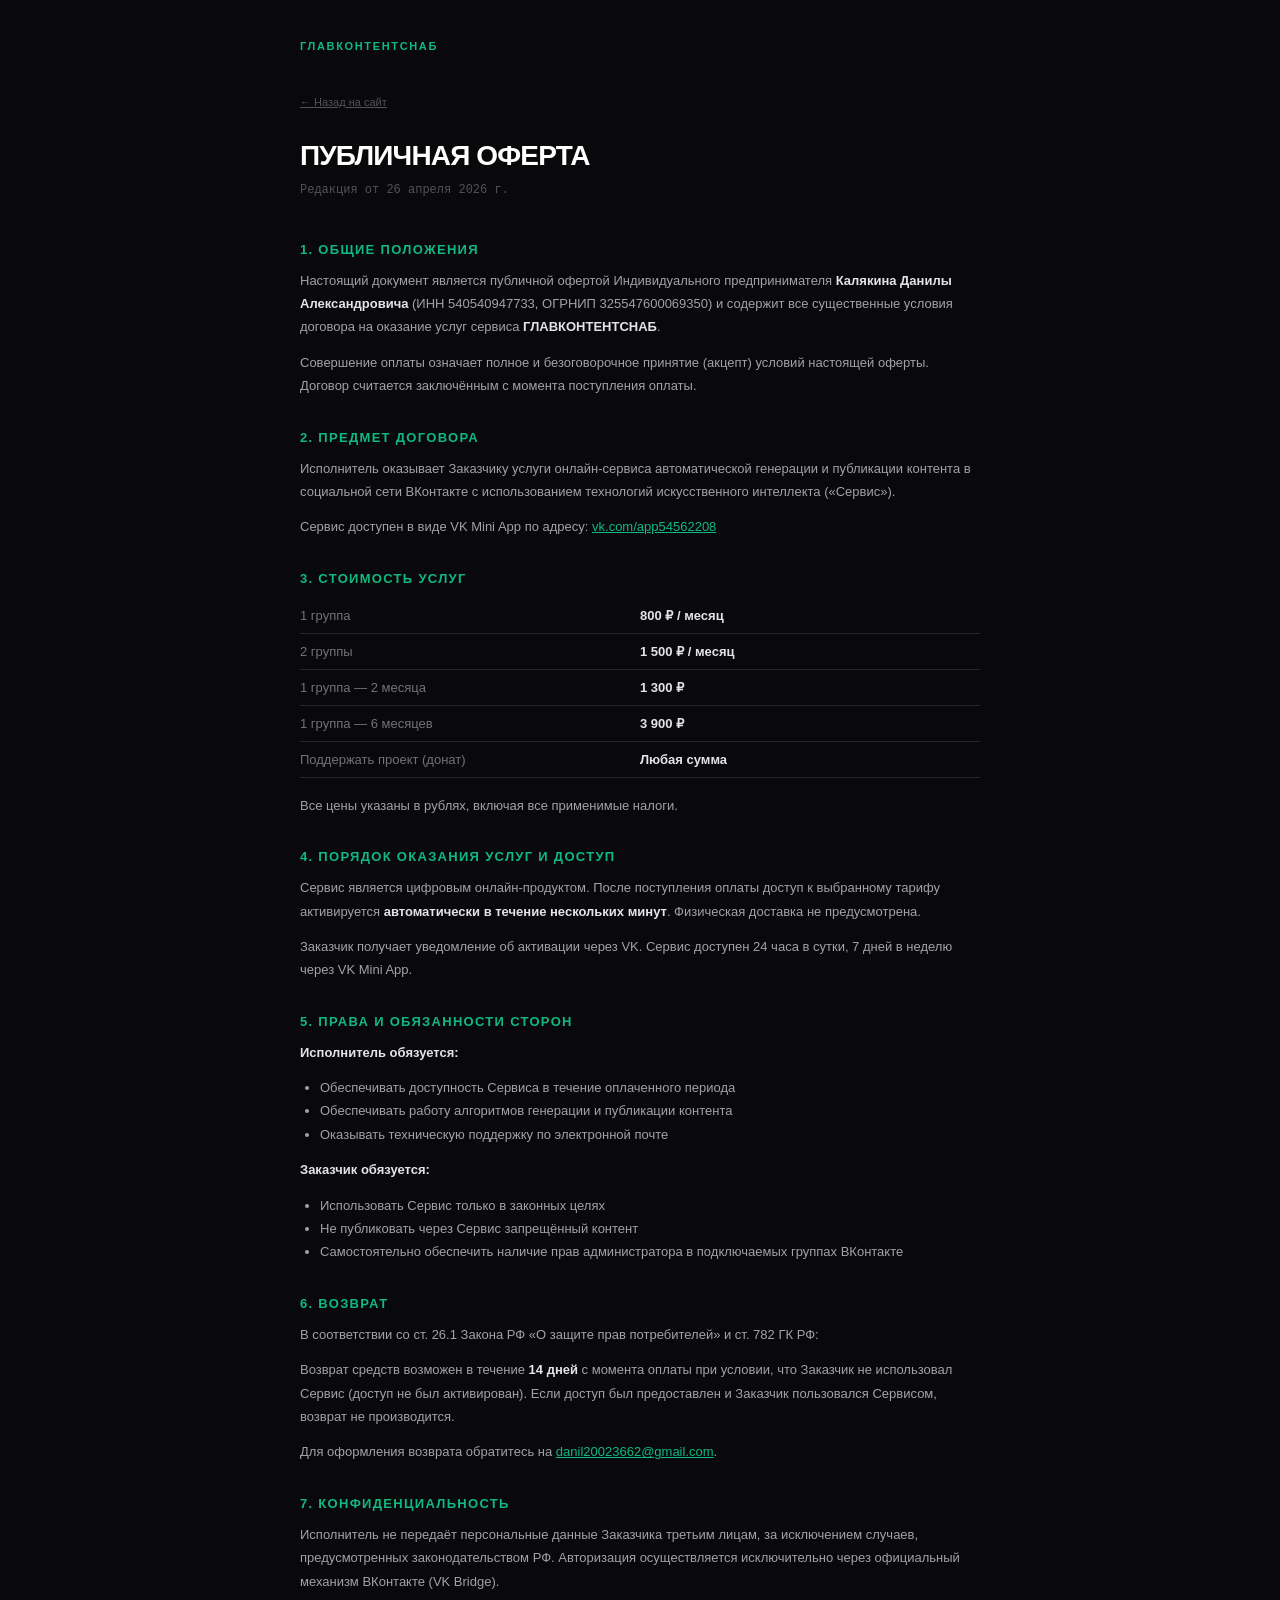
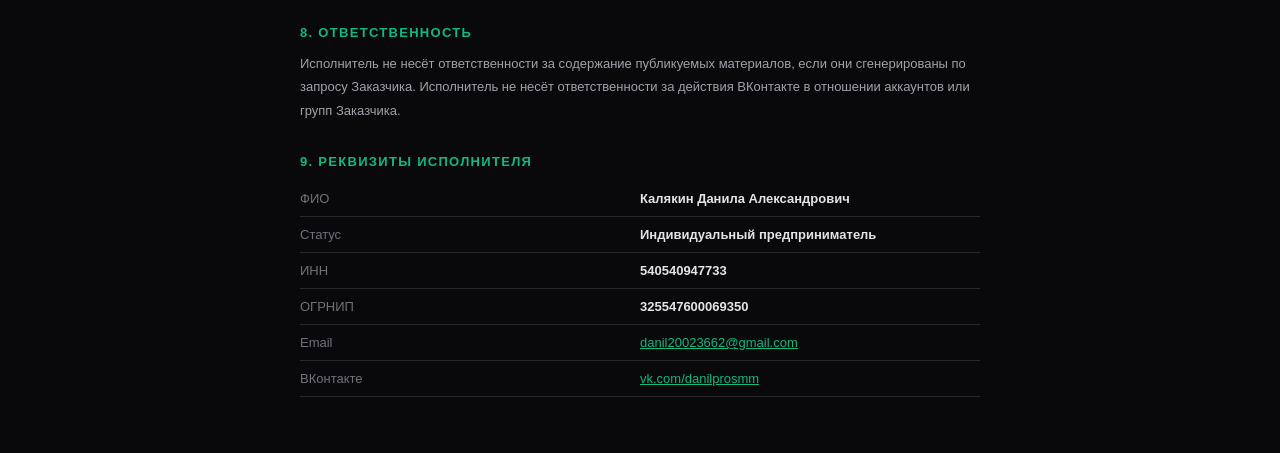
<file: oferta.html>
<!DOCTYPE html>
<html lang="ru">
<head>
  <meta charset="UTF-8" />
  <meta name="viewport" content="width=device-width, initial-scale=1.0" />
  <title>Публичная оферта — ГЛАВКОНТЕНТСНАБ</title>
  <style>
    *, *::before, *::after { box-sizing: border-box; margin: 0; padding: 0; }
    body { font-family: -apple-system, BlinkMacSystemFont, 'Segoe UI', sans-serif; background: #09090b; color: #e4e4e7; padding: 40px 20px; }
    .container { max-width: 680px; margin: 0 auto; }
    .logo { font-size: 11px; font-weight: 900; letter-spacing: 0.15em; text-transform: uppercase; color: #10b981; margin-bottom: 40px; }
    h1 { font-size: 28px; font-weight: 900; text-transform: uppercase; letter-spacing: -0.03em; color: #fff; margin-bottom: 8px; }
    .date { font-size: 12px; color: #52525b; font-family: monospace; margin-bottom: 40px; }
    h2 { font-size: 13px; font-weight: 700; color: #10b981; text-transform: uppercase; letter-spacing: 0.1em; margin: 32px 0 12px; }
    p { font-size: 13px; color: #a1a1aa; line-height: 1.8; margin-bottom: 12px; }
    ul { padding-left: 20px; margin-bottom: 12px; }
    li { font-size: 13px; color: #a1a1aa; line-height: 1.8; }
    strong { color: #e4e4e7; }
    a { color: #10b981; }
    .back { display: inline-block; font-size: 11px; color: #52525b; margin-bottom: 32px; }
    .back:hover { color: #10b981; }
    table { width: 100%; border-collapse: collapse; margin-bottom: 16px; }
    td { padding: 10px 0; border-bottom: 1px solid #27272a; font-size: 13px; color: #a1a1aa; vertical-align: top; }
    td:first-child { color: #71717a; width: 50%; padding-right: 16px; }
    td strong { color: #e4e4e7; }
  </style>
</head>
<body>
<div class="container">
  <div class="logo">ГЛАВКОНТЕНТСНАБ</div>
  <a class="back" href="site.html">← Назад на сайт</a>

  <h1>Публичная оферта</h1>
  <p class="date">Редакция от 26 апреля 2026 г.</p>

  <h2>1. Общие положения</h2>
  <p>Настоящий документ является публичной офертой Индивидуального предпринимателя <strong>Калякина Данилы Александровича</strong> (ИНН 540540947733, ОГРНИП 325547600069350) и содержит все существенные условия договора на оказание услуг сервиса <strong>ГЛАВКОНТЕНТСНАБ</strong>.</p>
  <p>Совершение оплаты означает полное и безоговорочное принятие (акцепт) условий настоящей оферты. Договор считается заключённым с момента поступления оплаты.</p>

  <h2>2. Предмет договора</h2>
  <p>Исполнитель оказывает Заказчику услуги онлайн-сервиса автоматической генерации и публикации контента в социальной сети ВКонтакте с использованием технологий искусственного интеллекта («Сервис»).</p>
  <p>Сервис доступен в виде VK Mini App по адресу: <a href="https://vk.com/app54562208">vk.com/app54562208</a></p>

  <h2>3. Стоимость услуг</h2>
  <table>
    <tr><td>1 группа</td><td><strong>800 ₽ / месяц</strong></td></tr>
    <tr><td>2 группы</td><td><strong>1 500 ₽ / месяц</strong></td></tr>
    <tr><td>1 группа — 2 месяца</td><td><strong>1 300 ₽</strong></td></tr>
    <tr><td>1 группа — 6 месяцев</td><td><strong>3 900 ₽</strong></td></tr>
    <tr><td>Поддержать проект (донат)</td><td><strong>Любая сумма</strong></td></tr>
  </table>
  <p>Все цены указаны в рублях, включая все применимые налоги.</p>

  <h2>4. Порядок оказания услуг и доступ</h2>
  <p>Сервис является цифровым онлайн-продуктом. После поступления оплаты доступ к выбранному тарифу активируется <strong>автоматически в течение нескольких минут</strong>. Физическая доставка не предусмотрена.</p>
  <p>Заказчик получает уведомление об активации через VK. Сервис доступен 24 часа в сутки, 7 дней в неделю через VK Mini App.</p>

  <h2>5. Права и обязанности сторон</h2>
  <p><strong>Исполнитель обязуется:</strong></p>
  <ul>
    <li>Обеспечивать доступность Сервиса в течение оплаченного периода</li>
    <li>Обеспечивать работу алгоритмов генерации и публикации контента</li>
    <li>Оказывать техническую поддержку по электронной почте</li>
  </ul>
  <p><strong>Заказчик обязуется:</strong></p>
  <ul>
    <li>Использовать Сервис только в законных целях</li>
    <li>Не публиковать через Сервис запрещённый контент</li>
    <li>Самостоятельно обеспечить наличие прав администратора в подключаемых группах ВКонтакте</li>
  </ul>

  <h2>6. Возврат</h2>
  <p>В соответствии со ст. 26.1 Закона РФ «О защите прав потребителей» и ст. 782 ГК РФ:</p>
  <p>Возврат средств возможен в течение <strong>14 дней</strong> с момента оплаты при условии, что Заказчик не использовал Сервис (доступ не был активирован). Если доступ был предоставлен и Заказчик пользовался Сервисом, возврат не производится.</p>
  <p>Для оформления возврата обратитесь на <a href="mailto:danil20023662@gmail.com">danil20023662@gmail.com</a>.</p>

  <h2>7. Конфиденциальность</h2>
  <p>Исполнитель не передаёт персональные данные Заказчика третьим лицам, за исключением случаев, предусмотренных законодательством РФ. Авторизация осуществляется исключительно через официальный механизм ВКонтакте (VK Bridge).</p>

  <h2>8. Ответственность</h2>
  <p>Исполнитель не несёт ответственности за содержание публикуемых материалов, если они сгенерированы по запросу Заказчика. Исполнитель не несёт ответственности за действия ВКонтакте в отношении аккаунтов или групп Заказчика.</p>

  <h2>9. Реквизиты исполнителя</h2>
  <table>
    <tr><td>ФИО</td><td><strong>Калякин Данила Александрович</strong></td></tr>
    <tr><td>Статус</td><td><strong>Индивидуальный предприниматель</strong></td></tr>
    <tr><td>ИНН</td><td><strong>540540947733</strong></td></tr>
    <tr><td>ОГРНИП</td><td><strong>325547600069350</strong></td></tr>
    <tr><td>Email</td><td><a href="mailto:danil20023662@gmail.com">danil20023662@gmail.com</a></td></tr>
    <tr><td>ВКонтакте</td><td><a href="https://vk.com/danilprosmm">vk.com/danilprosmm</a></td></tr>
  </table>
</div>
</body>
</html>
</file>
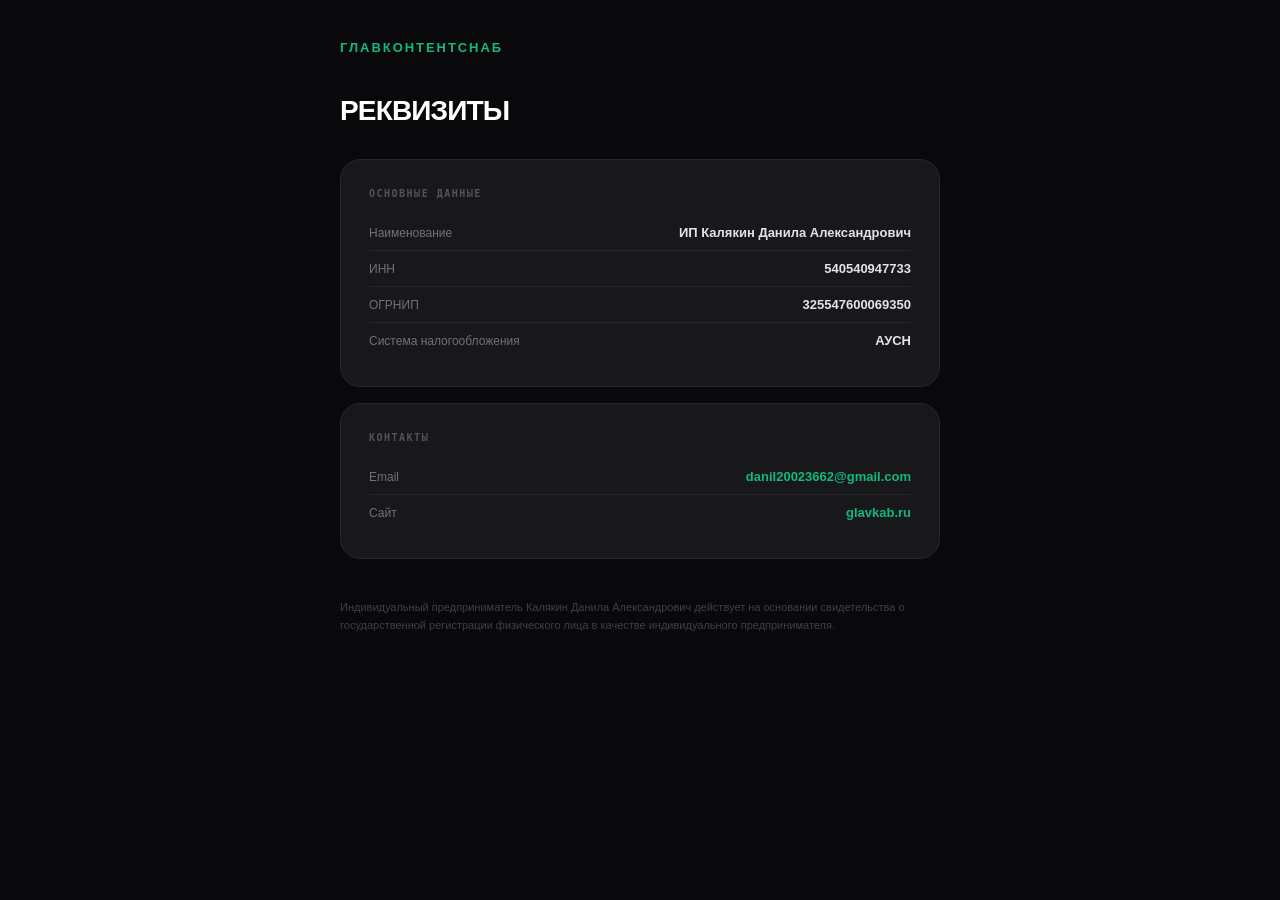
<file: rekvizity.html>
<!DOCTYPE html>
<html lang="ru">
<head>
  <meta charset="UTF-8" />
  <meta name="viewport" content="width=device-width, initial-scale=1.0" />
  <title>Реквизиты — ГЛАВКОНТЕНТСНАБ</title>
  <style>
    *, *::before, *::after { box-sizing: border-box; margin: 0; padding: 0; }
    body {
      font-family: -apple-system, BlinkMacSystemFont, 'Segoe UI', sans-serif;
      background: #09090b;
      color: #e4e4e7;
      min-height: 100vh;
      padding: 40px 20px;
    }
    .container { max-width: 600px; margin: 0 auto; }
    .logo {
      font-size: 13px;
      font-weight: 900;
      letter-spacing: 0.15em;
      text-transform: uppercase;
      color: #10b981;
      margin-bottom: 40px;
    }
    h1 {
      font-size: 28px;
      font-weight: 900;
      text-transform: uppercase;
      letter-spacing: -0.03em;
      margin-bottom: 32px;
      color: #fff;
    }
    .card {
      background: #18181b;
      border: 1px solid #27272a;
      border-radius: 20px;
      padding: 28px;
      margin-bottom: 16px;
    }
    .card h2 {
      font-size: 10px;
      font-weight: 700;
      text-transform: uppercase;
      letter-spacing: 0.15em;
      color: #52525b;
      margin-bottom: 16px;
      font-family: monospace;
    }
    .row {
      display: flex;
      justify-content: space-between;
      align-items: flex-start;
      gap: 16px;
      padding: 10px 0;
      border-bottom: 1px solid #27272a;
    }
    .row:last-child { border-bottom: none; }
    .row .label {
      font-size: 12px;
      color: #71717a;
      flex-shrink: 0;
      padding-top: 1px;
    }
    .row .value {
      font-size: 13px;
      color: #e4e4e7;
      font-weight: 600;
      text-align: right;
    }
    .footer {
      margin-top: 40px;
      font-size: 11px;
      color: #3f3f46;
      line-height: 1.6;
    }
    a { color: #10b981; text-decoration: none; }
  </style>
</head>
<body>
  <div class="container">
    <div class="logo">ГЛАВКОНТЕНТСНАБ</div>
    <h1>Реквизиты</h1>

    <div class="card">
      <h2>Основные данные</h2>
      <div class="row">
        <span class="label">Наименование</span>
        <span class="value">ИП Калякин Данила Александрович</span>
      </div>
      <div class="row">
        <span class="label">ИНН</span>
        <span class="value">540540947733</span>
      </div>
      <div class="row">
        <span class="label">ОГРНИП</span>
        <span class="value">325547600069350</span>
      </div>
      <div class="row">
        <span class="label">Система налогообложения</span>
        <span class="value">АУСН</span>
      </div>
    </div>

    <div class="card">
      <h2>Контакты</h2>
      <div class="row">
        <span class="label">Email</span>
        <span class="value"><a href="mailto:danil20023662@gmail.com">danil20023662@gmail.com</a></span>
      </div>
      <div class="row">
        <span class="label">Сайт</span>
        <span class="value"><a href="https://haward662.github.io/openclaw-vk/">glavkab.ru</a></span>
      </div>
    </div>

    <div class="footer">
      Индивидуальный предприниматель Калякин Данила Александрович действует на основании свидетельства о государственной регистрации физического лица в качестве индивидуального предпринимателя.
    </div>
  </div>
</body>
</html>
</file>
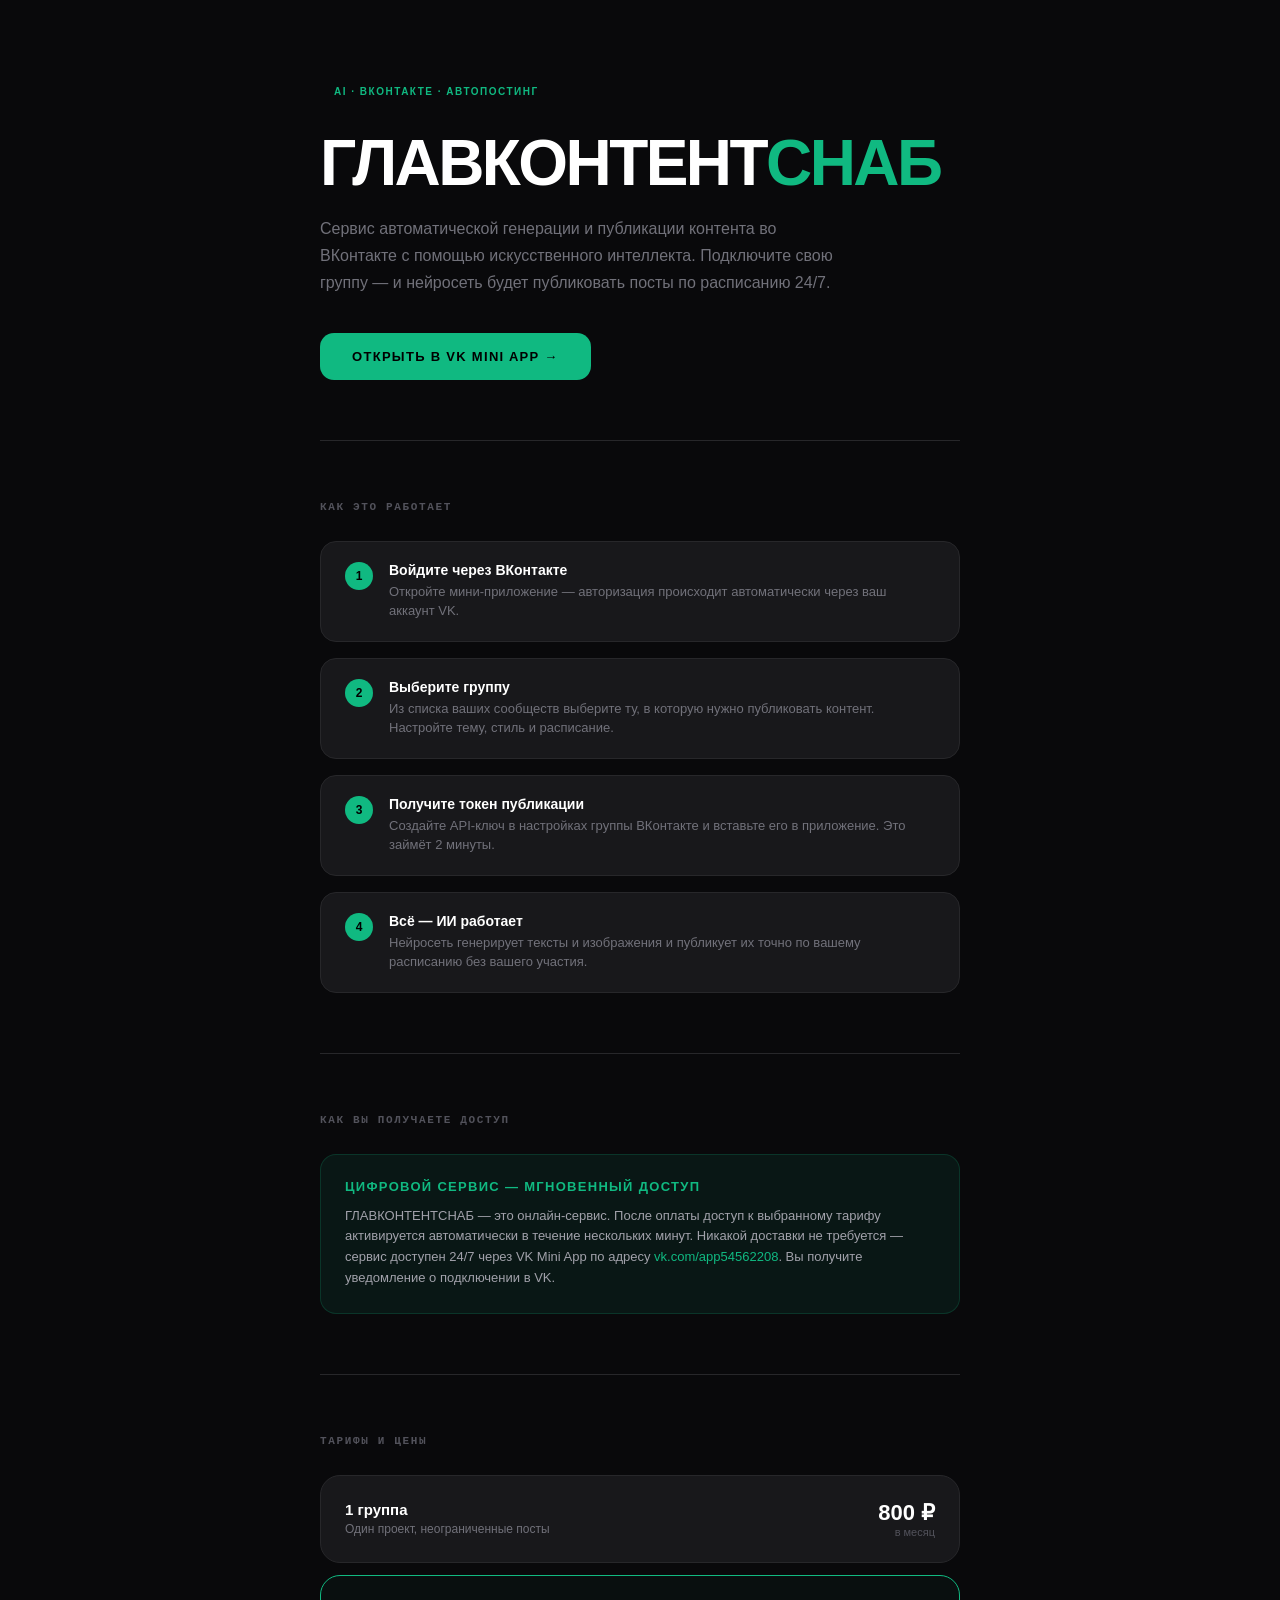
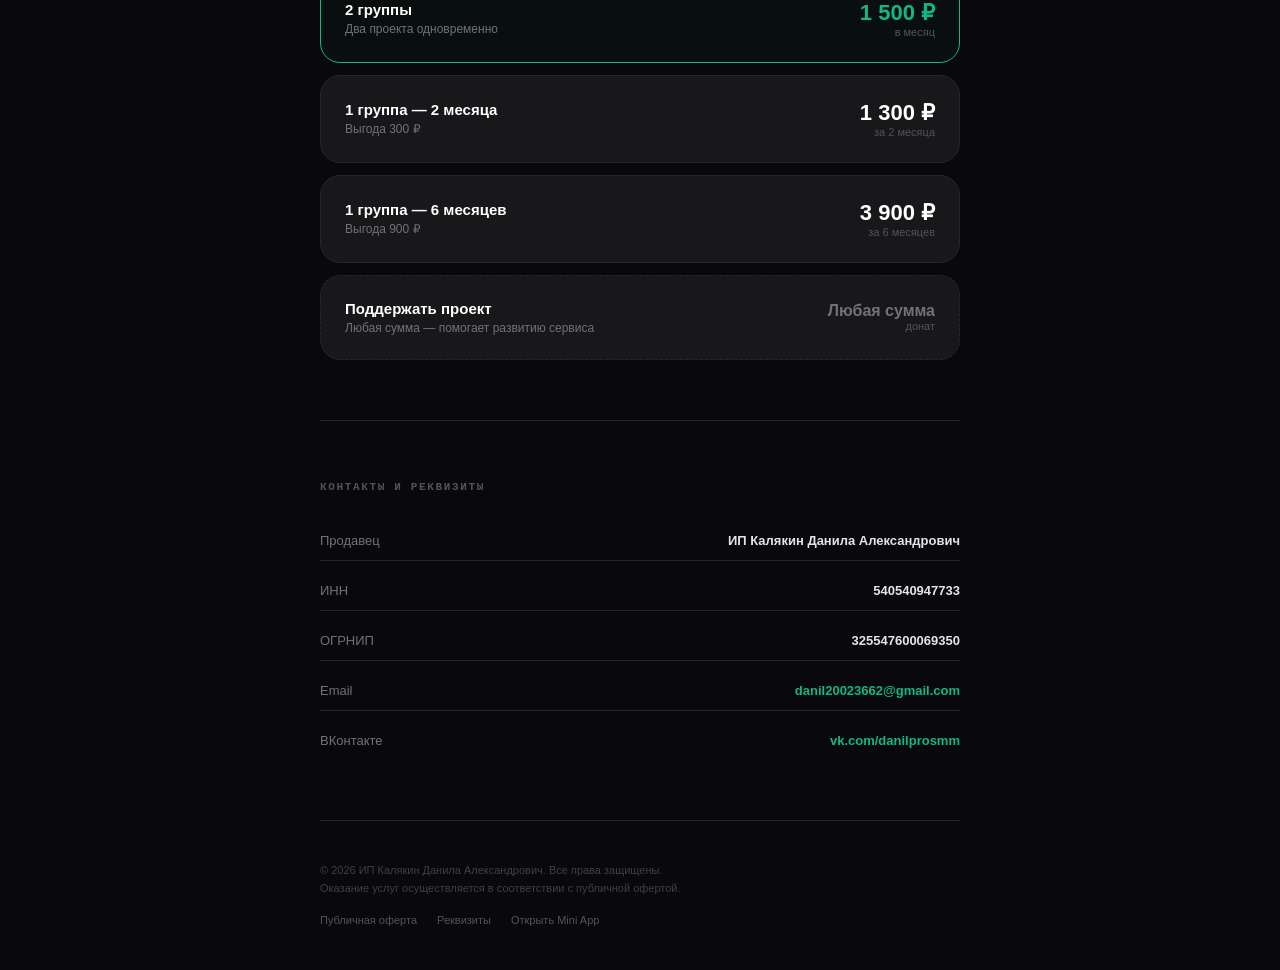
<file: site.html>
<!DOCTYPE html>
<html lang="ru">
<head>
  <meta charset="UTF-8" />
  <meta name="viewport" content="width=device-width, initial-scale=1.0" />
  <title>ГЛАВКОНТЕНТСНАБ — AI автопостинг ВКонтакте</title>
  <style>
    *, *::before, *::after { box-sizing: border-box; margin: 0; padding: 0; }
    body { font-family: -apple-system, BlinkMacSystemFont, 'Segoe UI', sans-serif; background: #09090b; color: #e4e4e7; }
    a { color: #10b981; text-decoration: none; }
    .container { max-width: 680px; margin: 0 auto; padding: 0 20px; }

    /* HERO */
    .hero { padding: 80px 0 60px; border-bottom: 1px solid #27272a; }
    .hero .badge { display: inline-block; background: #10b981/10; border: 1px solid #10b981/30; color: #10b981; font-size: 10px; font-weight: 700; letter-spacing: 0.15em; text-transform: uppercase; padding: 6px 14px; border-radius: 100px; margin-bottom: 28px; }
    .hero h1 { font-size: clamp(36px, 8vw, 64px); font-weight: 900; letter-spacing: -0.04em; text-transform: uppercase; line-height: 1; color: #fff; margin-bottom: 20px; }
    .hero h1 span { color: #10b981; }
    .hero p { font-size: 16px; color: #71717a; line-height: 1.7; max-width: 520px; margin-bottom: 36px; }
    .hero .cta { display: inline-flex; align-items: center; gap: 10px; background: #10b981; color: #000; font-weight: 900; font-size: 13px; text-transform: uppercase; letter-spacing: 0.1em; padding: 16px 32px; border-radius: 14px; }

    /* HOW */
    .section { padding: 60px 0; border-bottom: 1px solid #27272a; }
    .section h2 { font-size: 11px; font-weight: 700; text-transform: uppercase; letter-spacing: 0.15em; color: #52525b; font-family: monospace; margin-bottom: 28px; }
    .steps { display: grid; gap: 16px; }
    .step { background: #18181b; border: 1px solid #27272a; border-radius: 16px; padding: 20px 24px; display: flex; gap: 16px; align-items: flex-start; }
    .step .num { width: 28px; height: 28px; background: #10b981; color: #000; font-weight: 900; font-size: 12px; border-radius: 50%; display: flex; align-items: center; justify-content: center; flex-shrink: 0; }
    .step .text h3 { font-size: 14px; font-weight: 700; color: #fff; margin-bottom: 4px; }
    .step .text p { font-size: 13px; color: #71717a; line-height: 1.5; }

    /* DELIVERY */
    .delivery-box { background: #10b98115; border: 1px solid #10b98130; border-radius: 16px; padding: 24px; }
    .delivery-box h3 { font-size: 13px; font-weight: 700; color: #10b981; text-transform: uppercase; letter-spacing: 0.1em; margin-bottom: 12px; }
    .delivery-box p { font-size: 13px; color: #a1a1aa; line-height: 1.6; }

    /* PRICING */
    .plans { display: grid; gap: 12px; }
    .plan { background: #18181b; border: 1px solid #27272a; border-radius: 20px; padding: 24px; display: flex; justify-content: space-between; align-items: center; gap: 16px; }
    .plan.featured { border-color: #10b981; background: #10b98108; }
    .plan .info h3 { font-size: 15px; font-weight: 700; color: #fff; margin-bottom: 4px; }
    .plan .info p { font-size: 12px; color: #71717a; }
    .plan .price { text-align: right; flex-shrink: 0; }
    .plan .price .amount { font-size: 22px; font-weight: 900; color: #fff; }
    .plan .price .period { font-size: 11px; color: #52525b; }
    .plan.featured .price .amount { color: #10b981; }
    .plan.donate { border-style: dashed; }
    .plan.donate .price .amount { font-size: 16px; color: #71717a; }

    /* CONTACTS */
    .contacts { display: grid; gap: 10px; }
    .contact-row { display: flex; justify-content: space-between; padding: 12px 0; border-bottom: 1px solid #27272a; font-size: 13px; }
    .contact-row:last-child { border-bottom: none; }
    .contact-row .label { color: #71717a; }
    .contact-row .value { color: #e4e4e7; font-weight: 600; }

    /* FOOTER */
    footer { padding: 40px 0; }
    footer p { font-size: 11px; color: #3f3f46; line-height: 1.7; }
    .footer-links { display: flex; gap: 20px; margin-top: 16px; }
    .footer-links a { font-size: 11px; color: #52525b; }
    .footer-links a:hover { color: #10b981; }
  </style>
</head>
<body>
<div class="container">

  <!-- HERO -->
  <section class="hero">
    <div class="badge">AI · ВКонтакте · Автопостинг</div>
    <h1>ГЛАВКОНТЕНТ<span>СНАБ</span></h1>
    <p>Сервис автоматической генерации и публикации контента во ВКонтакте с помощью искусственного интеллекта. Подключите свою группу — и нейросеть будет публиковать посты по расписанию 24/7.</p>
    <a href="https://vk.com/app54562208" class="cta">Открыть в VK Mini App →</a>
  </section>

  <!-- КАК РАБОТАЕТ -->
  <section class="section">
    <h2>Как это работает</h2>
    <div class="steps">
      <div class="step">
        <div class="num">1</div>
        <div class="text">
          <h3>Войдите через ВКонтакте</h3>
          <p>Откройте мини-приложение — авторизация происходит автоматически через ваш аккаунт VK.</p>
        </div>
      </div>
      <div class="step">
        <div class="num">2</div>
        <div class="text">
          <h3>Выберите группу</h3>
          <p>Из списка ваших сообществ выберите ту, в которую нужно публиковать контент. Настройте тему, стиль и расписание.</p>
        </div>
      </div>
      <div class="step">
        <div class="num">3</div>
        <div class="text">
          <h3>Получите токен публикации</h3>
          <p>Создайте API-ключ в настройках группы ВКонтакте и вставьте его в приложение. Это займёт 2 минуты.</p>
        </div>
      </div>
      <div class="step">
        <div class="num">4</div>
        <div class="text">
          <h3>Всё — ИИ работает</h3>
          <p>Нейросеть генерирует тексты и изображения и публикует их точно по вашему расписанию без вашего участия.</p>
        </div>
      </div>
    </div>
  </section>

  <!-- ДОСТАВКА УСЛУГИ -->
  <section class="section">
    <h2>Как вы получаете доступ</h2>
    <div class="delivery-box">
      <h3>Цифровой сервис — мгновенный доступ</h3>
      <p>
        ГЛАВКОНТЕНТСНАБ — это онлайн-сервис. После оплаты доступ к выбранному тарифу активируется автоматически в течение нескольких минут. Никакой доставки не требуется — сервис доступен 24/7 через VK Mini App по адресу <a href="https://vk.com/app54562208">vk.com/app54562208</a>. Вы получите уведомление о подключении в VK.
      </p>
    </div>
  </section>

  <!-- ТАРИФЫ -->
  <section class="section">
    <h2>Тарифы и цены</h2>
    <div class="plans">
      <div class="plan">
        <div class="info">
          <h3>1 группа</h3>
          <p>Один проект, неограниченные посты</p>
        </div>
        <div class="price">
          <div class="amount">800 ₽</div>
          <div class="period">в месяц</div>
        </div>
      </div>
      <div class="plan featured">
        <div class="info">
          <h3>2 группы</h3>
          <p>Два проекта одновременно</p>
        </div>
        <div class="price">
          <div class="amount">1 500 ₽</div>
          <div class="period">в месяц</div>
        </div>
      </div>
      <div class="plan">
        <div class="info">
          <h3>1 группа — 2 месяца</h3>
          <p>Выгода 300 ₽</p>
        </div>
        <div class="price">
          <div class="amount">1 300 ₽</div>
          <div class="period">за 2 месяца</div>
        </div>
      </div>
      <div class="plan">
        <div class="info">
          <h3>1 группа — 6 месяцев</h3>
          <p>Выгода 900 ₽</p>
        </div>
        <div class="price">
          <div class="amount">3 900 ₽</div>
          <div class="period">за 6 месяцев</div>
        </div>
      </div>
      <div class="plan donate">
        <div class="info">
          <h3>Поддержать проект</h3>
          <p>Любая сумма — помогает развитию сервиса</p>
        </div>
        <div class="price">
          <div class="amount">Любая сумма</div>
          <div class="period">донат</div>
        </div>
      </div>
    </div>
  </section>

  <!-- КОНТАКТЫ И РЕКВИЗИТЫ -->
  <section class="section">
    <h2>Контакты и реквизиты</h2>
    <div class="contacts">
      <div class="contact-row"><span class="label">Продавец</span><span class="value">ИП Калякин Данила Александрович</span></div>
      <div class="contact-row"><span class="label">ИНН</span><span class="value">540540947733</span></div>
      <div class="contact-row"><span class="label">ОГРНИП</span><span class="value">325547600069350</span></div>
      <div class="contact-row"><span class="label">Email</span><span class="value"><a href="mailto:danil20023662@gmail.com">danil20023662@gmail.com</a></span></div>
      <div class="contact-row"><span class="label">ВКонтакте</span><span class="value"><a href="https://vk.com/danilprosmm">vk.com/danilprosmm</a></span></div>
    </div>
  </section>

  <!-- FOOTER -->
  <footer>
    <p>© 2026 ИП Калякин Данила Александрович. Все права защищены.<br>
    Оказание услуг осуществляется в соответствии с публичной офертой.</p>
    <div class="footer-links">
      <a href="oferta.html">Публичная оферта</a>
      <a href="rekvizity.html">Реквизиты</a>
      <a href="https://vk.com/app54562208">Открыть Mini App</a>
    </div>
  </footer>

</div>
</body>
</html>
</file>
